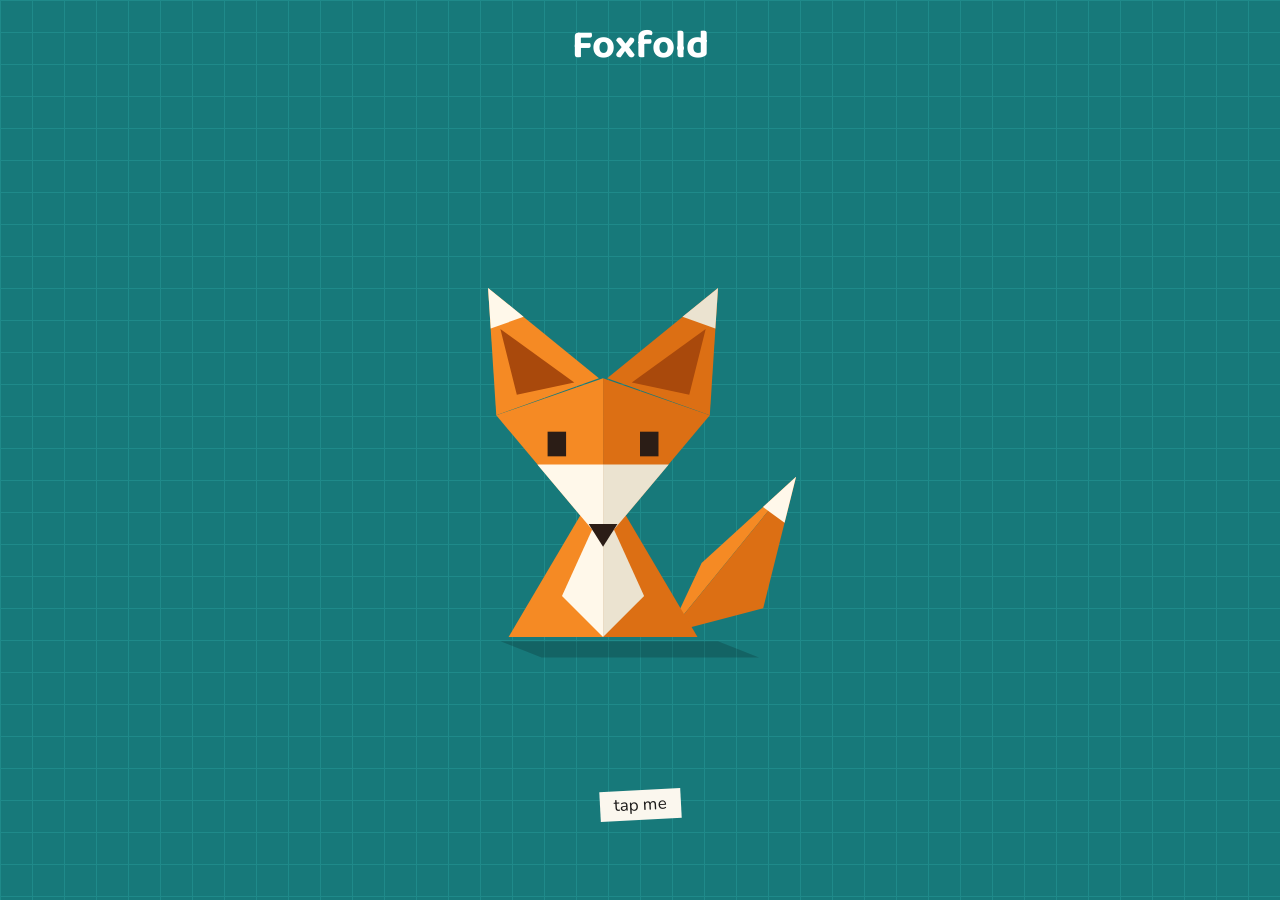
<file: index.html>
<!doctype html>
<html lang="en">
<head>
<meta charset="utf-8">
<meta name="viewport" content="width=device-width, initial-scale=1, viewport-fit=cover">
<title>Foxfold</title>
<meta name="description" content="Learn Claude and AI basics, one fold at a time.">
<meta name="theme-color" content="#17797a">
<link rel="manifest" href="manifest.webmanifest">
<link rel="icon" type="image/png" href="icons/icon-192.png">
<link rel="apple-touch-icon" href="icons/apple-touch-icon.png">
<meta name="apple-mobile-web-app-capable" content="yes">
<meta name="mobile-web-app-capable" content="yes">
<meta name="apple-mobile-web-app-title" content="Foxfold">
<link rel="preload" href="assets/fonts/baloo2.woff2" as="font" type="font/woff2" crossorigin>
<link rel="preload" href="assets/fonts/nunito.woff2" as="font" type="font/woff2" crossorigin>
<link rel="stylesheet" href="app/style.css">
</head>
<body>
<main id="app" aria-live="polite"></main>
<script type="module" src="app/main.js"></script>
<script>
if ('serviceWorker' in navigator) {
  window.addEventListener('load', () => navigator.serviceWorker.register('sw.js').catch(() => {}));
}
</script>
</body>
</html>
</file>
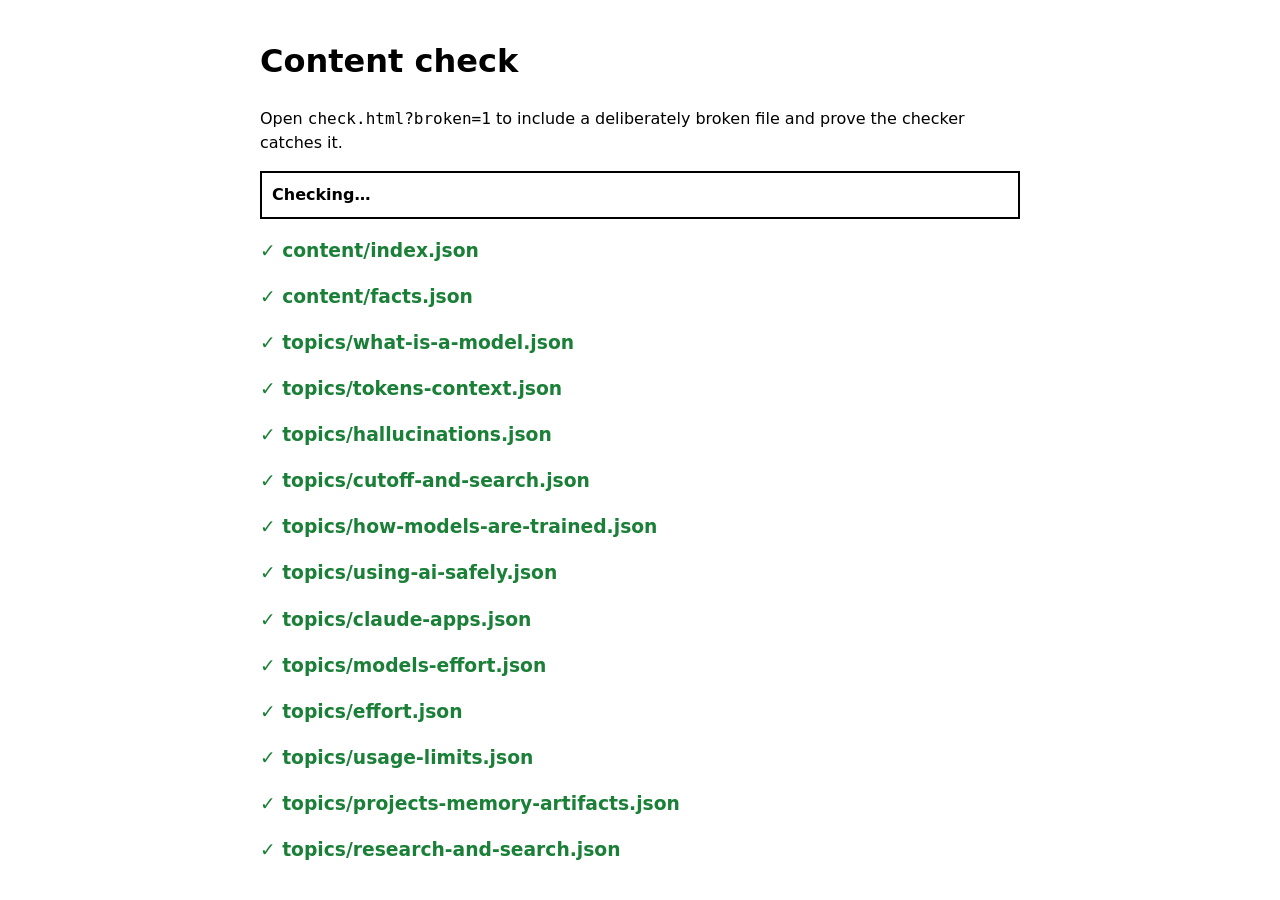
<file: check.html>
<!doctype html>
<html lang="en">
<head>
<meta charset="utf-8">
<meta name="viewport" content="width=device-width, initial-scale=1">
<title>Foxfold content check</title>
<style>
  body { font: 16px/1.5 system-ui, sans-serif; max-width: 760px; margin: 0 auto; padding: 16px; }
  .ok { color: #1a7f37; } .bad { color: #b42318; } .warn { color: #9a6700; }
  li { margin: 2px 0; } h3 { margin: 18px 0 4px; }
  #sum { padding: 10px; border: 2px solid; font-weight: 700; }
</style>
</head>
<body>
<h1>Content check</h1>
<p>Open <code>check.html?broken=1</code> to include a deliberately broken file and prove the checker catches it.</p>
<div id="sum">Checking…</div>
<div id="out"></div>
<script type="module">
import { getJSON, topicPath } from './app/content.js';
import { validateTopic, validateFacts, validateIndex } from './app/schema.js';

const out = document.getElementById('out');
let failures = 0, dueCount = 0;

function report(name, errors, warnings = [], expectBroken = false) {
  const h = document.createElement('h3');
  const bad = errors.length > 0;
  if (!expectBroken && bad) failures++;
  if (expectBroken && !bad) failures++; // the broken sample must be caught
  h.className = (bad !== expectBroken) ? 'bad' : 'ok';
  h.textContent = `${bad ? '✗' : '✓'} ${name}${expectBroken ? (bad ? ' (broken on purpose, caught)' : ' (SHOULD HAVE FAILED)') : ''}`;
  const ul = document.createElement('ul');
  for (const m of errors) ul.append(Object.assign(document.createElement('li'), { className: 'bad', textContent: m }));
  for (const m of warnings) {
    if (m.startsWith('DUE')) dueCount++;
    ul.append(Object.assign(document.createElement('li'), { className: 'warn', textContent: m }));
  }
  out.append(h, ul);
}

try {
  const [index, facts] = await Promise.all([getJSON('content/index.json'), getJSON('content/facts.json')]);
  const ids = index.tracks.flatMap((t) => t.topics);
  report('content/index.json', validateIndex(index, ids));
  report('content/facts.json', validateFacts(facts));
  for (const id of ids) {
    try { const r = validateTopic(await getJSON(topicPath(id)), facts, id); report(`topics/${id}.json`, r.errors, r.warnings); }
    catch (e) { report(`topics/${id}.json`, [e.message]); }
  }
  if (new URLSearchParams(location.search).has('broken')) {
    const r = validateTopic(await getJSON('content/_broken-sample.json'), facts, '_broken-sample');
    report('content/_broken-sample.json', r.errors, r.warnings, true);
  }
} catch (e) {
  failures++;
  report('startup', [e.message]);
}
const sum = document.getElementById('sum');
sum.className = failures ? 'bad' : 'ok';
sum.textContent = failures ? `${failures} problem file(s)` : `All clean.${dueCount ? ` ${dueCount} topic(s) due for review.` : ''}`;
</script>
</body>
</html>
</file>
<file: app/style.css>
/* Fonts live in the repo so they work offline (SIL Open Font Licence, see assets/fonts). */
@font-face { font-family: 'Baloo 2'; src: url('../assets/fonts/baloo2.woff2') format('woff2'); font-weight: 400 800; font-style: normal; font-display: swap; }
@font-face { font-family: Nunito; src: url('../assets/fonts/nunito.woff2') format('woff2'); font-weight: 200 1000; font-style: normal; font-display: swap; }
:root {
  --mat: #17797a; --mat-line: #1f8a8a; --paper: #fbf7ee; --ink: #1d1b1a;
  --t1: #f6c23e; --t2: #6bb7e8; --t3: #f08a8a; --t4: #7fd4a8; --t5: #9a86e0; --t6: #232c52;
}
* { box-sizing: border-box; }
body {
  margin: 0; height: 100vh; height: 100dvh; overflow: hidden; color: var(--ink);
  font: 17px/1.5 Nunito, system-ui, sans-serif;
  font-synthesis: none; /* no italic file is shipped, so never fake one */
  background-color: var(--mat);
  background-image: linear-gradient(var(--mat-line) 1px, transparent 1px), linear-gradient(90deg, var(--mat-line) 1px, transparent 1px);
  background-size: 32px 32px;
}
h1, h2 { font-family: 'Baloo 2', system-ui, sans-serif; margin: .4em 0; color: #fff; }
#app { max-width: 560px; margin: 0 auto; height: 100vh; height: 100dvh; display: flex; flex-direction: column; padding: max(16px, env(safe-area-inset-top)) max(16px, env(safe-area-inset-right)) max(16px, env(safe-area-inset-bottom)) max(16px, env(safe-area-inset-left)); }
.screen { animation: fade .25s ease-out; flex: 1; min-height: 0; display: flex; flex-direction: column; }
/* header stays at the top; everything after it is centred in the space that is left */
.screen > :nth-child(2) { margin-top: auto; }
.screen > :last-child { margin-bottom: auto; }
@keyframes fade { from { opacity: 0; } to { opacity: 1; } }
button { font: inherit; color: inherit; cursor: pointer; touch-action: manipulation; -webkit-tap-highlight-color: transparent; }
.tab { background: var(--paper); border: 0; border-bottom: 4px solid rgba(0,0,0,.25); padding: 10px 16px; min-height: 44px; text-align: left; }
.tab:disabled { opacity: .4; }
.list { display: grid; gap: 12px; margin-top: 12px; }
.track-1 { background: var(--t1); } .track-2 { background: var(--t2); } .track-3 { background: var(--t3); }
.track-4 { background: var(--t4); } .track-5 { background: var(--t5); } .track-6 { background: var(--t6); color: #dfe4f0; }
.fold { background: var(--paper); padding: 18px 20px; margin: 12px 0; min-height: 220px; border-bottom: 6px solid rgba(0,0,0,.2); }
.nav { display: flex; justify-content: space-between; align-items: center; color: #fff; }
.say { display: flex; gap: 12px; align-items: flex-start; }
.mini-fox { font-size: 36px; } .say p, .q { margin: 0; }
.pick { display: grid; gap: 10px; }
.opt { background: #fff; border: 2px solid var(--ink); padding: 10px 14px; text-align: left; min-height: 44px; }
.opt.right { background: #bfeccb; } .opt.wrong { background: #f7c4c4; }
.why { margin: 4px 0 0; padding-left: 10px; border-left: 4px solid var(--t4); }
.error { background: #fff; padding: 12px; }
code { background: rgba(0,0,0,.08); padding: 0 4px; }
[hidden] { display: none; }
@media (prefers-reduced-motion: reduce) { .screen { animation-duration: .12s; animation-timing-function: linear; } }

/* Titled cards: a heading with a label chip, then points with paper-diamond bullets in the track colour */
.say.titled, .example { display: grid; gap: 10px; }
.card-head { display: flex; align-items: center; flex-wrap: wrap; gap: 6px 10px; }
.card-head .mini-fox { font-size: 28px; line-height: 1; }
.card-head h3 { font: 700 22px/1.2 'Baloo 2', system-ui, sans-serif; margin: 0; }
.chip { display: inline-block; padding: 1px 10px; font-size: 13px; font-weight: 800; letter-spacing: .05em; text-transform: uppercase;
  background: var(--c1); color: var(--ink); border-bottom: 3px solid var(--c3); }
.t6 .chip { color: #fff; }
.chip.ex { background: var(--ink); color: var(--paper); border-bottom-color: var(--c1); }
.lead { margin: 0; }
.points { list-style: none; margin: 0; padding: 0; display: grid; gap: 8px; }
.points li { position: relative; padding-left: 26px; }
.points li::before { content: ''; position: absolute; left: 4px; top: .5em; width: 11px; height: 11px; background: var(--c1); border: 2px solid var(--c3); transform: rotate(45deg); }
.say:not(.titled) .points { margin-top: 8px; }

/* Example chat: your message on the right, Claude's on the left, small labels between turns */
.chat { display: grid; gap: 6px; }
.bubble { margin: 0; max-width: 88%; padding: 4px 10px 6px; background: #fff; border: 2px solid var(--ink); font-size: 16px; line-height: 1.35; }
.bubble small { display: block; font-size: 11px; line-height: 1.5; font-weight: 800; letter-spacing: .06em; text-transform: uppercase; color: #5a5450; }
.bubble.you { justify-self: end; background: var(--c4); border-bottom-right-width: 6px; }
.bubble.claude { justify-self: start; border-bottom-left-width: 6px; }
.ex-label { margin: 2px 0 0; display: flex; align-items: center; gap: 8px; font-size: 13px; font-weight: 800; letter-spacing: .06em; text-transform: uppercase; color: #5a5450; }
.toggle-btn { justify-self: start; background: var(--c4); border: 0; border-bottom: 4px solid var(--c2); padding: 8px 14px; min-height: 44px; font-weight: 800; }
.t6 .toggle-btn { color: var(--ink); }
.ex-more { display: grid; gap: 10px; }
.ex-more[hidden] { display: none; }
.ex-more-label { margin: 6px 0 0; padding-top: 10px; border-top: 2px dashed rgba(0,0,0,.25); font: 700 18px/1.2 'Baloo 2', system-ui, sans-serif; }
.ex-label::before, .ex-label::after { content: ''; flex: 1; border-top: 2px dashed rgba(0,0,0,.25); }

/* Widgets (plain form) */
.steps { margin: 0; padding-left: 1.4em; display: grid; gap: 8px; }
.plane { background: #fff; border: 2px solid var(--ink); padding: 14px; margin: 10px 0; text-align: center; font-weight: 700; clip-path: polygon(0 0, 100% 0, 100% 100%, 8% 100%, 0 88%); }
.baskets { display: grid; grid-template-columns: repeat(auto-fit, minmax(110px, 1fr)); gap: 8px; }
.basket { background: var(--t2); border: 0; border-bottom: 4px solid rgba(0,0,0,.25); min-height: 48px; padding: 8px; font-weight: 700; }
.shake { animation: shake .3s; }
@keyframes shake { 25% { transform: translateX(-6px); } 75% { transform: translateX(6px); } }
.flip { display: grid; gap: 10px; }
.card { background: #fff; border: 2px solid var(--ink); border-left: 8px solid var(--t3); padding: 12px; text-align: left; min-height: 64px; width: 100%; }
.card.strong { border-left-color: var(--t4); }
.face { display: grid; gap: 4px; } .face small { font-size: 14px; text-transform: uppercase; letter-spacing: .05em; color: #5a5450; }
.face em { font-style: normal; padding-left: 10px; border-left: 4px solid var(--t4); }
.meter { display: grid; gap: 10px; }
.bar { height: 22px; background: #fff; border: 2px solid var(--ink); } .fill { height: 100%; background: var(--t1); }
.meter input { width: 100%; min-height: 44px; }
.slots { list-style: none; margin: 8px 0; padding: 0; display: grid; gap: 4px; }
.slots li { border: 2px dashed var(--ink); padding: 2px 10px 4px; min-height: 34px; display: grid; line-height: 1.3; }
.slots li.filled { border-style: solid; background: #fff; }
.slots small { font-size: 12px; color: #5a5450; text-transform: uppercase; }
.tray { display: flex; flex-wrap: wrap; gap: 6px; }
.piece { background: var(--t3); border: 0; border-bottom: 4px solid rgba(0,0,0,.25); padding: 6px 10px; min-height: 44px; text-align: left; font-size: 16px; line-height: 1.3; }
.seg { background: #fff; border: 1px solid var(--ink); padding: 4px 8px; min-height: 44px; margin: 2px 0; text-align: left; }
.seg.right { background: #f7c4c4; } .seg.wrong { background: #e6e6e6; color: #595959; }
@media (prefers-reduced-motion: reduce) { .shake { animation: none; } }

/* Stars (saved progress) */
.star { color: #f6c23e; text-shadow: 0 2px 0 rgba(0,0,0,.25); }

/* Freshness stamp and notes */
.stamp-row { margin-top: 12px; padding-top: 10px; border-top: 2px dashed rgba(0,0,0,.25); font-size: 16px;
  display: flex; flex-wrap: wrap; align-items: center; justify-content: space-between; gap: 8px 12px; }
.stamp-row .stale, .stamp-row .sources { flex-basis: 100%; }
.stamp { display: inline-block; padding: 1px 10px; border: 3px dashed var(--t3); color: #9a2f2f; font-size: 14px; font-weight: 800; text-transform: uppercase; letter-spacing: .05em; transform: rotate(-2deg); }
.stamp-row .toggle-btn { padding: 6px 12px; font-size: 15px; }
.stale { margin: 8px 0 0; padding: 6px 10px; background: #fff0c2; border-left: 5px solid var(--t1); }
.sources { margin: 0; padding-left: 1.2em; }
.sources[hidden] { display: none; }
.sources a { color: #0b5a8a; display: block; padding: 10px 0; min-height: 44px; }

/* Home and tracks: Nib and the ring of shapes (one shared SVG stage) */
.stage-head { display: flex; align-items: center; gap: 20px; min-height: 60px; }
.stage-head h1, .stage-head h2 { margin: 0; }
.home .stage-head { justify-content: center; }
.stage-head h1 { font-size: 40px; line-height: 1.1; }
.stage { display: block; width: 100%; height: auto; overflow: visible; user-select: none; -webkit-user-select: none; touch-action: manipulation; -webkit-tap-highlight-color: transparent; }
.stage text { font: 600 15px 'Baloo 2', system-ui, sans-serif; fill: var(--ink); }
.stage text.small { font-size: 13px; }
.stage .paper { fill: var(--paper); }
.stage .hit { fill: transparent; }
.stage [role=button] { cursor: pointer; outline: none; }
.stage [role=button]:focus-visible .hit { stroke: #fff; stroke-width: 3; stroke-dasharray: 6 4; }
.stage [aria-disabled=true] { cursor: default; }

/* Track paper colours: c1 lit facet, c2 shaded facet, c3 darkest, c4 accent (door, window, silver tip) */
.t1 { --c1: #f6c23e; --c2: #dfa920; --c3: #b98910; --c4: #fff1bd; }
.t2 { --c1: #6bb7e8; --c2: #4c9bd2; --c3: #3478ad; --c4: #e4f3fc; }
.t3 { --c1: #f08a8a; --c2: #db6a6a; --c3: #b84e4e; --c4: #ffe3e3; }
.t4 { --c1: #7fd4a8; --c2: #58b98a; --c3: #3d9770; --c4: #e3f8ec; }
.t5 { --c1: #9a86e0; --c2: #7b66c8; --c3: #5c49a6; --c4: #ffe9a8; }
.t6 { --c1: #232c52; --c2: #313d70; --c3: #161c38; --c4: #c9d1e6; }
.c1 { fill: var(--c1); } .c2 { fill: var(--c2); } .c3 { fill: var(--c3); } .c4 { fill: var(--c4); }
.sheet { fill: var(--paper); }
.crease { fill: none; stroke: rgba(0,0,0,.3); stroke-width: 1.5; stroke-dasharray: 4 4; }
.dot { fill: none; stroke: var(--paper); stroke-width: 2; }
.dot.on { fill: var(--t1); stroke: #7a5a00; stroke-width: 1.5; }

/* Nib colours: n1 lit, n2 shaded, n3 inner ear, nw white tip, nw2 shaded white */
.n1 { fill: #f58a24; } .n2 { fill: #dc6f14; } .n3 { fill: #a9490c; }
.nw { fill: #fff8ea; } .nw2 { fill: #ebe3d0; } .ink { fill: #2b1d16; } .shadow { fill: rgba(0,0,0,.18); }

/* Nib in the middle: large on Home, smaller on Tracks (springy). Positions are in stage units. */
.nib-place { transform: translate(180px, 222px) scale(1.4); transition: transform .6s cubic-bezier(.34, 1.56, .64, 1); }
.stage.tracks .nib-place { transform: translate(180px, 222px) scale(.6); }

/* Idle loop: blink, ear twitch, tail swish, a slow head bob */
.nib-tail { transform-origin: 132px 192px; animation: swish 3.4s ease-in-out infinite; }
.nib-head { animation: bob 3.4s ease-in-out infinite; }
.nib-eye { transform-box: fill-box; transform-origin: center; animation: blink 4.6s infinite; }
.nib-ear { transform-box: fill-box; transform-origin: 50% 100%; }
.nib-ear-r { animation: twitch 5.5s infinite; }
.nib-ear-l { animation: twitch 7.3s 2.1s infinite; }
.crease { vector-effect: non-scaling-stroke; }
@keyframes swish { 0%, 100% { transform: rotate(-5deg); } 50% { transform: rotate(8deg); } }
@keyframes bob { 0%, 100% { transform: translateY(0); } 50% { transform: translateY(-2px); } }
@keyframes blink { 0%, 92%, 100% { transform: scaleY(1); } 95% { transform: scaleY(.08); } }
@keyframes twitch { 0%, 86%, 100% { transform: rotate(0deg); } 90% { transform: rotate(-12deg); } 94% { transform: rotate(5deg); } }

/* Track shapes: hidden on Home, fold up one after another when Tracks opens */
.place { visibility: hidden; transition: visibility 0s .4s; }
.stage.tracks .place { visibility: visible; transition-delay: 0s; }
.bob { animation: float 3.2s ease-in-out infinite; animation-delay: calc(var(--i) * -.55s); }
@keyframes float { 0%, 100% { transform: translateY(-2px); } 50% { transform: translateY(3px); } }
.body { transform: scale(.04, .02) rotate(-12deg); transition: transform .28s ease-in; transition-delay: calc((5 - var(--i)) * 35ms); }
.stage.tracks .body { transform: none; transition: transform .55s cubic-bezier(.34, 1.56, .64, 1); transition-delay: calc(640ms + var(--i) * 90ms); }
.meta { transform: scaleY(0); transition: transform .2s ease-in; }
.stage.tracks .meta { transform: none; transition: transform .45s cubic-bezier(.34, 1.56, .64, 1); transition-delay: calc(900ms + var(--i) * 90ms); }
.stage.instant *, .stage.instant { transition: none !important; }
.stage.instant .body, .stage.instant .meta { transition: none !important; }
.stage .strip .c1, .stage .strip .c2 { stroke: none; }

/* "tap me" tag: a paper tab that flaps shut when the tracks open */
.tag { display: block; width: fit-content; margin: 4px auto; padding: 2px 14px; background: var(--paper); transform: rotate(-3deg); transition: transform .3s cubic-bezier(.34, 1.56, .64, 1); }
.tracks .tag { transform: rotate(-3deg) scaleY(0); visibility: hidden; transition: transform .25s ease-in, visibility 0s .25s; }
.tag.late { animation: tag-in .5s 2.2s cubic-bezier(.34, 1.56, .64, 1) backwards; }
@keyframes tag-in { from { transform: rotate(-3deg) scaleY(0); } }

/* Reduce motion: no idle loops, no hops; shapes just fade in */
@media (prefers-reduced-motion: reduce) {
  .nib-tail, .nib-head, .nib-eye, .nib-ear, .bob, .tag.late { animation: none; }
  .nib-place, .stage.tracks .nib-place { transition: none; }
  .body, .stage.tracks .body { transform: none; opacity: 0; transition: opacity .2s; transition-delay: 0s; }
  .stage.tracks .body { opacity: 1; }
  .meta, .stage.tracks .meta { transform: none; opacity: 0; transition: opacity .2s; transition-delay: 0s; }
  .stage.tracks .meta { opacity: 1; }
  .tag, .tracks .tag { transition: none; }
}

/* Unfolding moves (flow.js): the outgoing screen rides in a fixed overlay while the next one is in place */
.screen.flow { animation: none; position: relative; z-index: 2; }
.overlay { position: fixed; inset: 0; pointer-events: none; overflow: hidden; }
.ghost { position: fixed; pointer-events: none; }
.ghost svg, .walker svg { display: block; overflow: visible; }
.stage-head, .page-head, .nav { transform-origin: 50% 0; }
.page-head h2 { margin-top: .2em; }

/* Topics sheet: a paper page, a dashed fold line winding down it, tabs that stand up along the line */
.sheet { position: relative; background: var(--paper); border-bottom: 6px solid rgba(0,0,0,.2); margin: 12px 0 24px; transform-origin: 50% 0; }
.sheet .line { position: absolute; inset: 0; width: 100%; height: 100%; overflow: visible; }
.sheet .crease { stroke: rgba(0,0,0,.4); stroke-width: 2.5; }
.slot { position: absolute; transform: translateY(-50%); }
.slot.r { left: 43%; } .slot.l { right: 43%; }
.popup { display: block; width: 100%; min-height: 56px; font: 600 17px/1.2 'Baloo 2', system-ui, sans-serif; transform-origin: 50% 100%;
  clip-path: polygon(0 0, calc(100% - 14px) 0, 100% 14px, 100% 100%, 0 100%); }
.popup .star { text-shadow: none; color: inherit; }
.walker { position: absolute; width: 64px; height: 64px; margin: -32px 0 0 -32px; pointer-events: none; z-index: 3; }

/* Cover: coloured paper over a sheet or page while it is still folding; it flaps up to show the face */
.fold { position: relative; transform-origin: 50% 0; } /* pose() in fx.js assumes a top-centre origin */
/* A long card scrolls inside itself, so the Prev / Next buttons always stay on screen */
.screen > .fold { flex: 0 1 auto; overflow-y: auto; overscroll-behavior: contain; }
.cover { position: absolute; inset: 0; z-index: 5; pointer-events: none; background: var(--c1); transform-origin: 50% 0;
  transform: perspective(700px) rotateX(-100deg); backface-visibility: hidden; -webkit-backface-visibility: hidden; }
.cover::before, .cover::after { content: ''; position: absolute; left: 0; right: 0; border-top: 2px dashed rgba(0,0,0,.25); }
.cover::before { top: 33.3%; } .cover::after { top: 66.6%; }

/* Returning to Tracks: shapes open after the sheet starts to fold, so delays are shorter */
.stage.tracks.gather .body { transform: scale(.04, .02) rotate(-12deg); }
.stage.tracks.gather .meta { transform: scaleY(0); }
.stage.tracks.back .body { transition-delay: calc(80ms + var(--i) * 60ms); }
.stage.tracks.back .meta { transition-delay: calc(400ms + var(--i) * 60ms); }
.place.hold .body { visibility: hidden; }
/* Leaving Tracks for a sheet: the other shapes fold flat */
.stage.tracks.away .body { transform: scale(.04, .02) rotate(-12deg); transition: transform .26s ease-in; transition-delay: calc((5 - var(--i)) * 30ms); }
.stage.tracks.away .meta { transform: scaleY(0); transition: transform .2s ease-in; transition-delay: 0s; }

/* Polish: Nib on the topic page, page-corner curl, star reward */
.nav-mid { display: grid; justify-items: center; line-height: 1.1; }
.nib-corner { display: block; overflow: visible; margin-top: -4px; }
.nav .tab { color: var(--ink); min-width: 96px; text-align: center; }
.page-head .star { display: inline-block; }
.page-head .star[hidden] { display: none; }
/* The bottom-right corner is folded over: the mat shows where it was, a darker flap lies on the page. */
.fold.more { clip-path: polygon(0 0, 100% 0, 100% calc(100% - 30px), calc(100% - 30px) 100%, 0 100%); }
/* The flap is a background, so it stays in the corner when a long card scrolls */
.fold.more { background: linear-gradient(to bottom right, #d9d0b9 50%, transparent 50%) right bottom / 30px 30px no-repeat, var(--paper); }
.reward { position: fixed; z-index: 6; pointer-events: none; opacity: 0; }
.reward svg { display: block; overflow: visible; }
</file>
